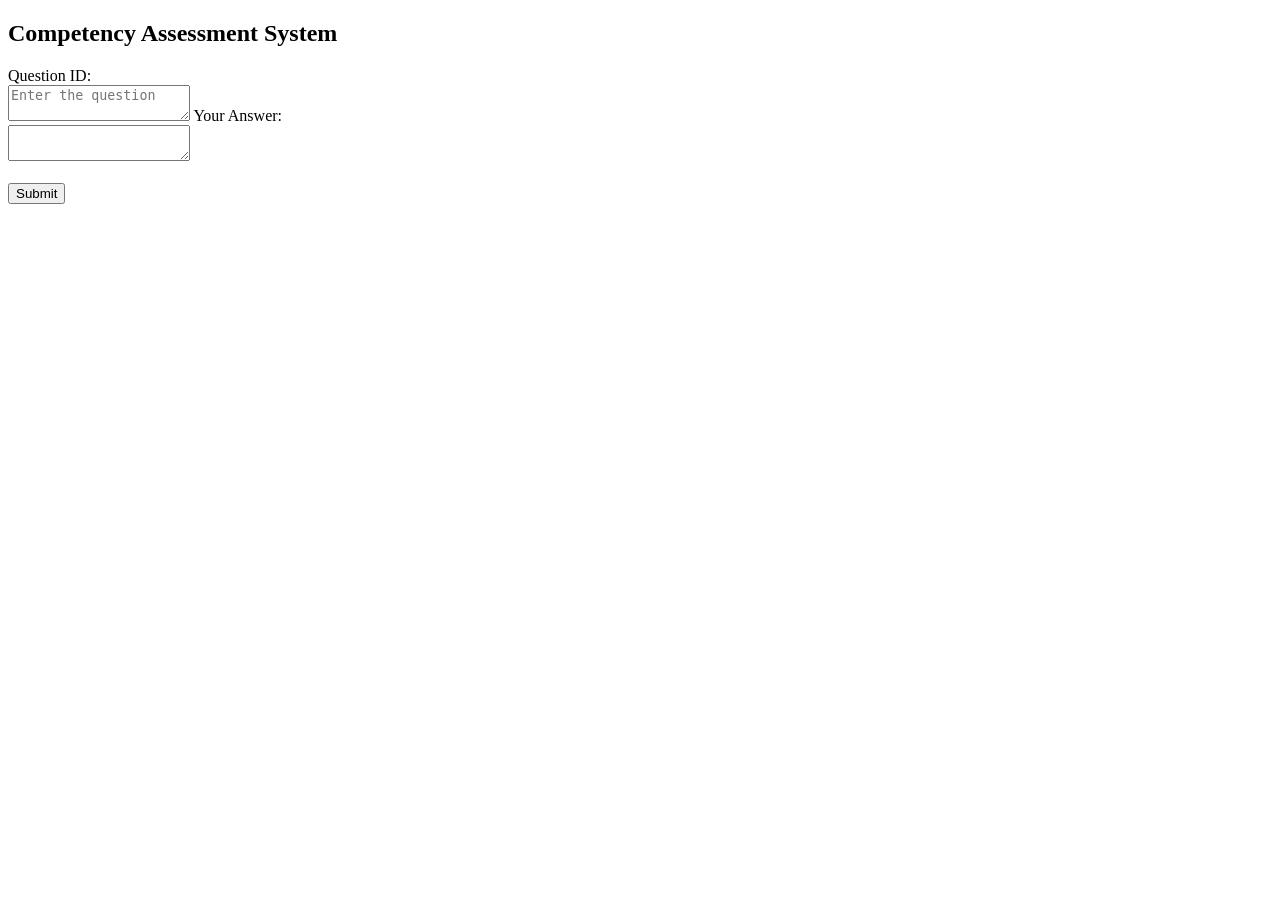
<file: templates/index.html>
<!DOCTYPE html>
<html>
<head>
    <title>Competency Assessment System</title>
</head>
<body>

<h2> Competency Assessment System</h2>

<form action="/evaluate" method="post">
    <label>Question ID:</label><br>
    <textarea name="question" placeholder="Enter the question"></textarea>

    <label>Your Answer:</label><br>
    <textarea name="answer"></textarea><br><br>

    <button type="submit">Submit</button>
</form>

</body>
</html>
</file>
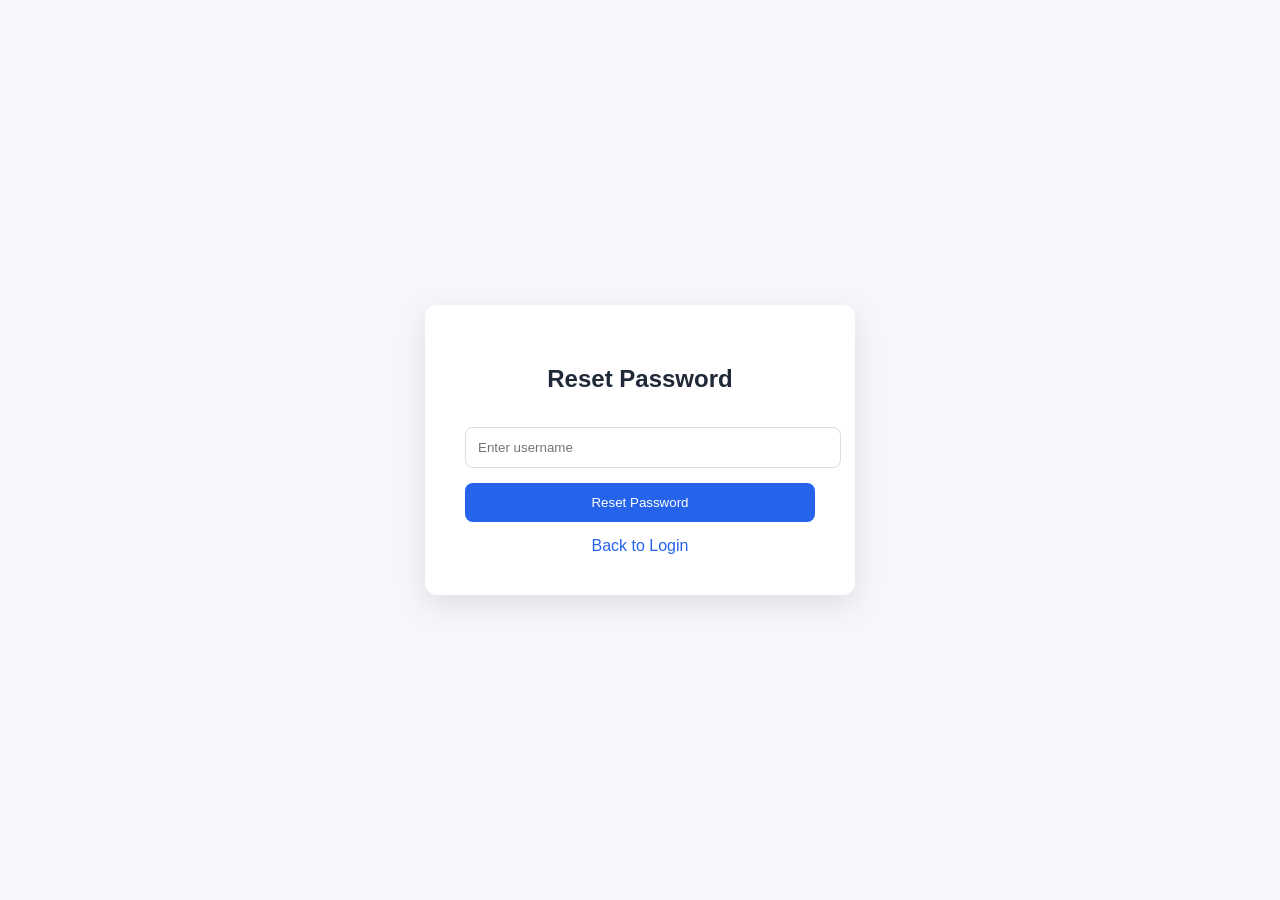
<file: templates/forgot_password.html>
<!DOCTYPE html>
<html>
<head>
    <title>Forgot Password</title>

    <style>
        body {
            margin: 0;
            font-family: Arial;
            background: #f5f7fb;
            display: flex;
            justify-content: center;
            align-items: center;
            height: 100vh;
        }

        .box {
            background: white;
            padding: 40px;
            width: 350px;
            border-radius: 12px;
            box-shadow: 0 10px 30px rgba(0,0,0,0.1);
            text-align: center;
        }

        h2 {
            color: #1f2937;
        }

        input {
            width: 100%;
            padding: 12px;
            margin-top: 15px;
            border: 1px solid #ddd;
            border-radius: 8px;
        }

        button {
            width: 100%;
            padding: 12px;
            margin-top: 15px;
            border: none;
            background: #2563eb;
            color: white;
            border-radius: 8px;
            cursor: pointer;
        }

        button:hover {
            background: #1e40af;
        }

        a {
            display: block;
            margin-top: 15px;
            color: #2563eb;
            text-decoration: none;
        }
    </style>
</head>

<body>

<div class="box">
    <h2>Reset Password</h2>

    <form method="POST">
        <input type="text" name="username" placeholder="Enter username" required>
        <button type="submit">Reset Password</button>
    </form>

    <a href="/login">Back to Login</a>
</div>

</body>
</html>
</file>
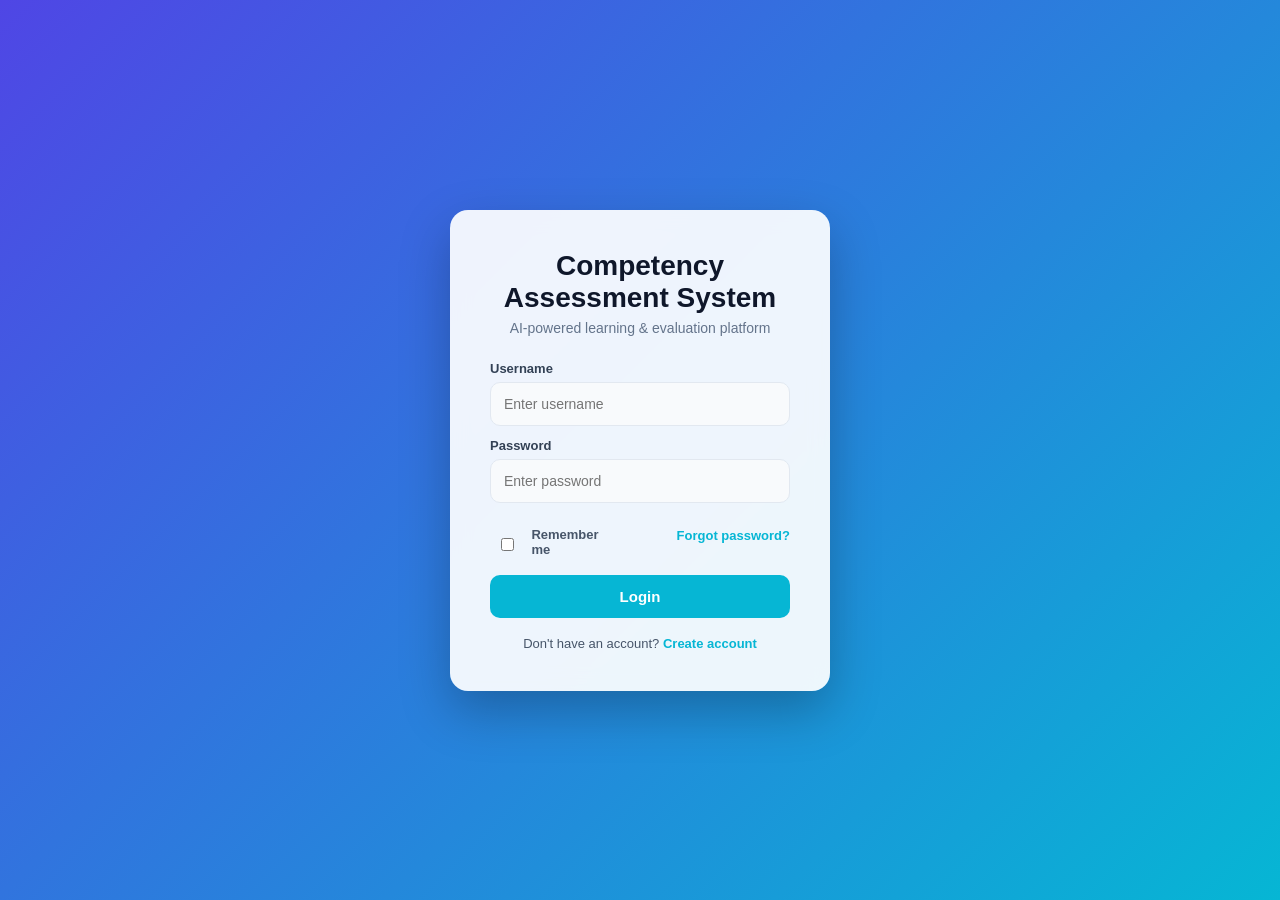
<file: templates/login.html>
<!DOCTYPE html>
<html>
<head>
<title>Login - Competency System</title>

<style>
    * {
        margin: 0;
        padding: 0;
        box-sizing: border-box;
        font-family: "Segoe UI", Arial, sans-serif;
    }

    /* 🌈 MODERN BACKGROUND */
    body {
        height: 100vh;
        display: flex;
        justify-content: center;
        align-items: center;

        background: linear-gradient(135deg, #4f46e5, #06b6d4);
    }

    /* GLASS CARD */
    .box {
        width: 380px;
        padding: 40px;

        background: rgba(255, 255, 255, 0.92);
        backdrop-filter: blur(10px);

        border-radius: 18px;
        box-shadow: 0 20px 50px rgba(0,0,0,0.25);
        text-align: center;
    }

    h2 {
        font-size: 28px;
        color: #0f172a;
        font-weight: 800;
    }

    p {
        margin-top: 6px;
        margin-bottom: 25px;
        font-size: 14px;
        color: #64748b;
    }

    label {
        display: block;
        text-align: left;
        margin-top: 12px;
        font-weight: 600;
        font-size: 13px;
        color: #334155;
    }

    input {
        width: 100%;
        padding: 13px;
        margin-top: 6px;

        border: 1px solid #e2e8f0;
        border-radius: 10px;

        background: #f8fafc;
        font-size: 14px;

        transition: 0.2s;
    }

    input:focus {
        border-color: #06b6d4;
        box-shadow: 0 0 0 3px rgba(6,182,212,0.2);
        outline: none;
        background: white;
    }

    /* OPTIONS */
    .options {
        display: flex;
        justify-content: space-between;
        align-items: center;
        margin-top: 12px;
        font-size: 13px;
    }

    .remember {
        display: flex;
        align-items: center;
        gap: 6px;
        color: #475569;
    }

    .options a {
        color: #06b6d4;
        text-decoration: none;
        font-weight: 600;
    }

    .options a:hover {
        text-decoration: underline;
    }

    /* BUTTON */
    button {
        width: 100%;
        padding: 13px;
        margin-top: 18px;

        border: none;
        border-radius: 10px;

        background: #06b6d4;
        color: white;

        font-size: 15px;
        font-weight: 700;

        cursor: pointer;
        transition: 0.2s;
    }

    button:hover {
        background: #0891b2;
    }

    /* BOTTOM TEXT */
    .bottom {
        margin-top: 18px;
        font-size: 13px;
        color: #475569;
    }

    .bottom a {
        color: #06b6d4;
        font-weight: 700;
        text-decoration: none;
    }

    .bottom a:hover {
        text-decoration: underline;
    }

</style>
</head>

<body>

<div class="box">

    <h2>Competency Assessment System</h2>
    <p>AI-powered learning & evaluation platform</p>

    <form method="POST" autocomplete="off">

        <label>Username</label>
        <input type="text" name="username" placeholder="Enter username" required>

        <label>Password</label>
        <input type="password" name="password" placeholder="Enter password" required>

        <div class="options">

            <label class="remember">
                <input type="checkbox" name="remember">
                Remember me
            </label>

            <a href="/forgot-password">Forgot password?</a>

        </div>

        <button type="submit">Login</button>

    </form>

    <div class="bottom">
        Don't have an account?
        <a href="/register">Create account</a>
    </div>

</div>

</body>
</html>
</file>
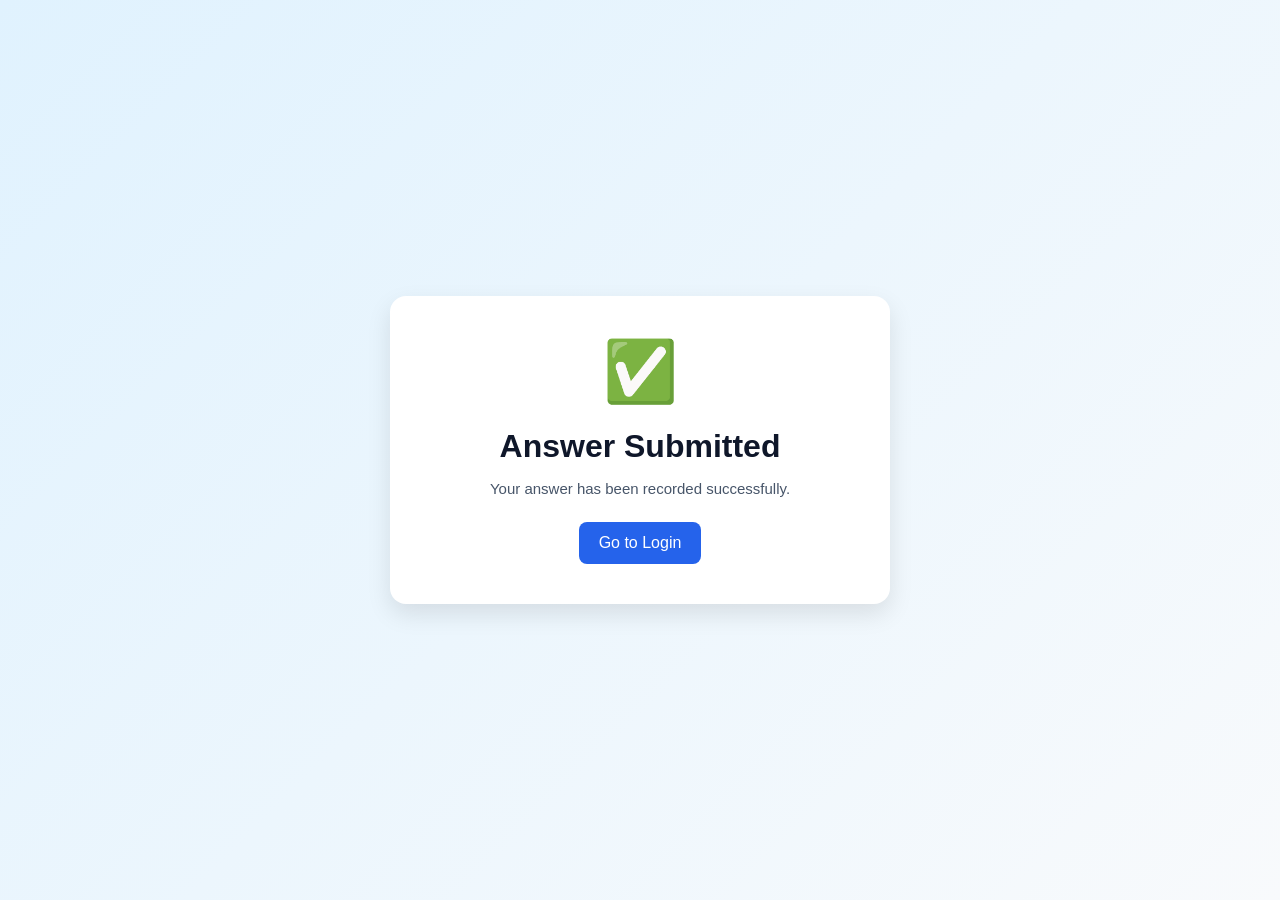
<file: templates/submitted.html>
<!DOCTYPE html>
<html lang="en">
<head>
    <meta charset="UTF-8">
    <title>Submission Successful</title>

    <style>
        body {
            margin: 0;
            font-family: 'Segoe UI', Tahoma, Geneva, Verdana, sans-serif;
            background: linear-gradient(135deg, #e0f2fe, #f8fafc);
            display: flex;
            justify-content: center;
            align-items: center;
            height: 100vh;
        }

        .card {
            background: white;
            padding: 40px;
            border-radius: 16px;
            box-shadow: 0 10px 25px rgba(0,0,0,0.1);
            text-align: center;
            max-width: 420px;
            width: 90%;
            animation: fadeIn 0.6s ease-in-out;
        }

        .icon {
            font-size: 60px;
            color: #22c55e;
            margin-bottom: 15px;
        }

        h1 {
            color: #0f172a;
            margin-bottom: 10px;
        }

        p {
            color: #475569;
            font-size: 15px;
            margin-bottom: 25px;
        }

        .btn {
            display: inline-block;
            padding: 12px 20px;
            background: #2563eb;
            color: white;
            text-decoration: none;
            border-radius: 8px;
            font-weight: 500;
            transition: 0.3s;
        }

        .btn:hover {
            background: #1d4ed8;
            transform: translateY(-2px);
        }

        .secondary {
            display: block;
            margin-top: 12px;
            font-size: 13px;
            color: #64748b;
        }

        @keyframes fadeIn {
            from {opacity: 0; transform: translateY(15px);}
            to {opacity: 1; transform: translateY(0);}
        }
    </style>
</head>

<body>

<div class="card">

    <div class="icon">✅</div>

    <h1>Answer Submitted</h1>

    <p>Your answer has been recorded successfully.</p>

    <a href="/login" class="btn">Go to Login</a>

    

</div>

</body>
</html>
</file>
